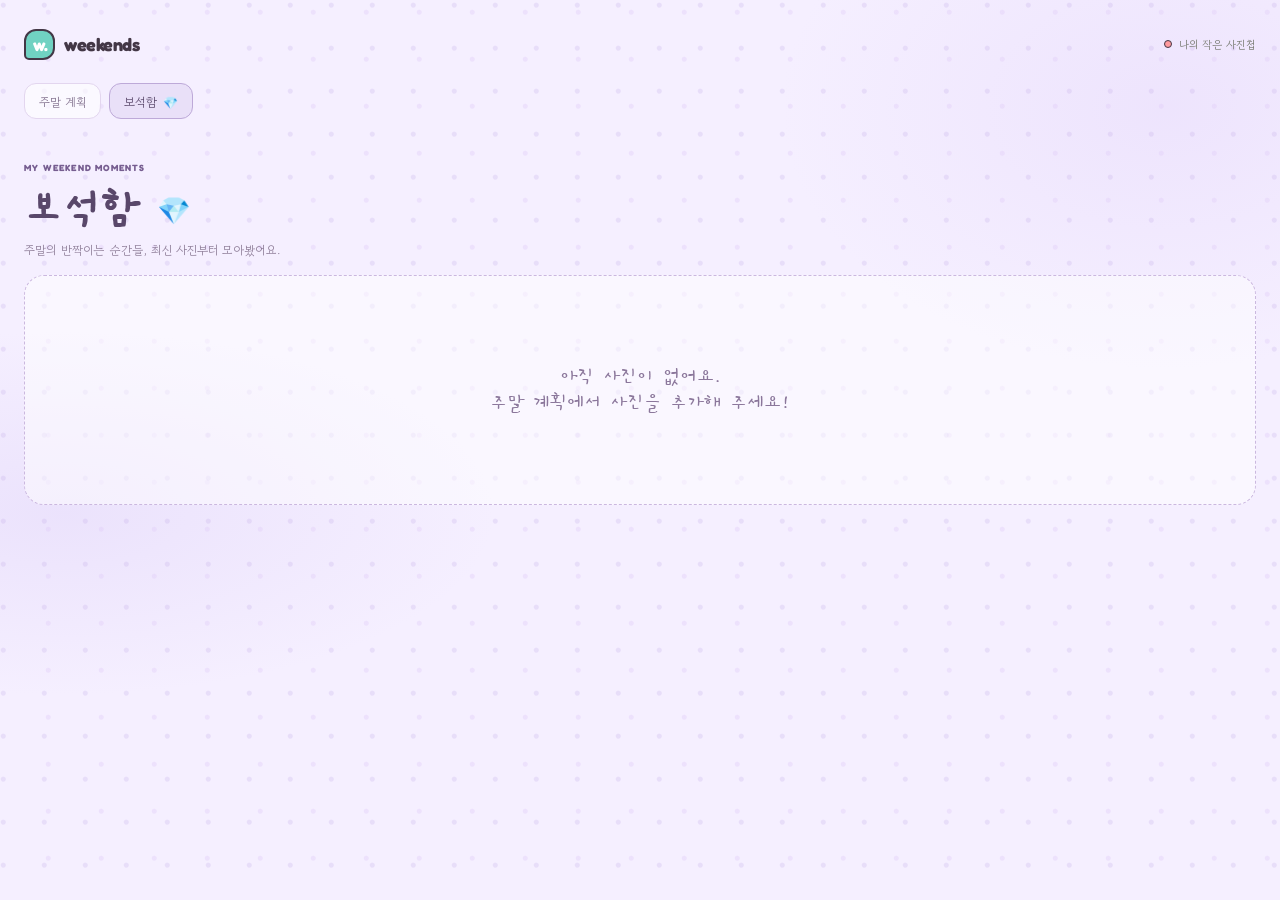
<file: gallery.html>
<!doctype html>
<html lang="ko">
  <head>
    <meta charset="UTF-8" />
    <meta name="viewport" content="width=device-width, initial-scale=1, viewport-fit=cover" />
    <meta name="theme-color" content="#f5efff" />
    <meta name="description" content="주말 계획에 담아 둔 사진을 모아 보는 보석함." />
    <link rel="manifest" href="./manifest.json" />
    <link rel="icon" href="./icon.svg" type="image/svg+xml" />
    <link rel="stylesheet" href="./styles.css" />
    <title>Weekends — 보석함</title>
  </head>
  <body>
    <main class="app-shell">
      <header class="topbar">
        <a class="brand" href="./index.html" aria-label="Weekends 홈">
          <span class="brand-mark" aria-hidden="true">w.</span>
          <span>weekends</span>
        </a>
        <span class="save-state"><span class="save-dot"></span> 나의 작은 사진첩</span>
      </header>
      <nav class="main-tabs" aria-label="주요 메뉴">
        <a class="main-tab" href="./index.html">주말 계획</a>
        <a class="main-tab" href="./gallery.html" aria-current="page">보석함 <span aria-hidden="true">💎</span></a>
      </nav>
      <section class="gallery-heading" aria-labelledby="gallery-title">
        <p class="eyebrow">MY WEEKEND MOMENTS</p>
        <h1 id="gallery-title">보석함 <span aria-hidden="true">💎</span></h1>
        <p class="gallery-caption">주말의 반짝이는 순간들, 최신 사진부터 모아봤어요.</p>
      </section>
      <section aria-label="저장한 사진">
        <div class="gallery-grid" id="gallery-grid" hidden></div>
        <div class="gallery-empty" id="gallery-empty" role="status">아직 사진이 없어요.<br />주말 계획에서 사진을 추가해 주세요!</div>
      </section>
    </main>
    <dialog class="modal lightbox-modal" id="lightbox-dialog" aria-label="원본 사진 보기">
      <button class="icon-button lightbox-close" id="lightbox-close" type="button" aria-label="닫기">×</button>
      <img class="lightbox-image" id="lightbox-image" alt="선택한 사진 원본" />
    </dialog>
    <script src="./gallery.js" defer></script>
  </body>
</html>
</file>
<file: styles.css>
@import url("https://fonts.googleapis.com/css2?family=Fredoka:wght@400;500;600;700&family=Gaegu:wght@300;400;700&family=Gowun+Dodum&display=swap");

:root {
  color-scheme: light;
  font-family: "Gowun Dodum", sans-serif;
  color: #433746;
  background: #f5efff;
  font-synthesis: none;
  text-rendering: optimizeLegibility;
  -webkit-font-smoothing: antialiased;
  --ink: #433746;
  --muted: #928597;
  --green: #36aaa2;
  --green-dark: #268d89;
  --line: #e7ddf4;
  --paper: #fffefe;
  --peach: #ffddd0;
  --lavender: #e2ddfa;
  --yellow: #fff0ad;
}

* { box-sizing: border-box; }

body {
  min-width: 320px;
  min-height: 100vh;
  margin: 0;
  background-color: #f5efff;
  background-image:
    radial-gradient(circle at 8% 12%, rgba(190, 166, 230, .24) 0 2px, transparent 3px),
    radial-gradient(circle at 91% 26%, rgba(222, 200, 247, .34) 0 2px, transparent 3px),
    radial-gradient(ellipse at 91% 12%, rgba(226, 211, 250, .4), transparent 24rem),
    radial-gradient(ellipse at 5% 57%, rgba(207, 190, 244, .26), transparent 27rem);
  background-size: 41px 43px, 53px 47px, auto, auto;
}

button, input, select { font: inherit; }
button { color: inherit; }

.app-shell {
  width: min(100% - 48px, 1240px);
  min-height: 100vh;
  margin: 0 auto;
  padding: 26px 0 24px;
  display: flex;
  flex-direction: column;
}

.topbar, .brand, .week-heading, .week-title-row, .planner-caption, .page-footer, .modal-top, .modal-actions {
  display: flex;
  align-items: center;
  justify-content: space-between;
}

.topbar { min-height: 36px; }
.brand {
  justify-content: flex-start;
  gap: 9px;
  color: var(--ink);
  text-decoration: none;
  font-family: Fredoka, "Gowun Dodum", sans-serif;
  font-size: 18px;
  font-weight: 800;
  letter-spacing: -.5px;
}

.brand-mark {
  display: grid;
  width: 31px;
  height: 31px;
  place-items: center;
  border: 2px solid #433746;
  border-radius: 12px 12px 12px 5px;
  background: #70d2c2;
  color: #fff;
  font-family: Fredoka, sans-serif;
  font-size: 17px;
  letter-spacing: -1px;
}

.save-state {
  display: flex;
  align-items: center;
  gap: 7px;
  color: #787b72;
  font-size: 11px;
}
.account-bar { display: flex; align-items: center; gap: 11px; }
.account-email { max-width: 190px; overflow: hidden; color: #786c7d; font-size: 11px; text-overflow: ellipsis; white-space: nowrap; }
.sign-out-button, .auth-mode-button {
  padding: 5px 8px;
  border: 0;
  border-radius: 8px;
  background: transparent;
  color: #766582;
  cursor: pointer;
  font-size: 11px;
}
.sign-out-button:hover, .auth-mode-button:hover { background: #eee7fb; }
.planner-content[hidden], .auth-panel[hidden] { display: none; }
.auth-panel {
  width: min(100%, 430px);
  margin: clamp(42px, 10vh, 100px) auto;
  padding: clamp(22px, 6vw, 34px);
  border: 1.5px solid #ead7e3;
  border-radius: 23px;
  background: rgba(255,254,251,.94);
  box-shadow: 0 7px 25px rgba(111, 73, 110, .08);
}
.auth-panel h1 { margin: 0; color: #59476a; font-size: clamp(27px, 7vw, 34px); }
.auth-description { margin: 10px 0 23px; color: #897b8c; font-size: 12px; line-height: 1.7; }
.auth-panel input {
  width: 100%;
  min-height: 46px;
  padding: 0 12px;
  border: 1px solid #ead7e3;
  border-radius: 12px;
  outline: none;
  background: #fffaf0;
  color: var(--ink);
  font-size: 14px;
}
.auth-panel input:focus { border-color: #6cc3b3; box-shadow: 0 0 0 3px rgba(111, 195, 179, .18); }
.auth-submit { margin-top: 21px; }
.auth-mode-button { display: block; margin: 13px auto 0; padding: 8px 12px; }
.auth-message { min-height: 20px; margin: 14px 0 0; color: #765d90; font-size: 12px; line-height: 1.6; text-align: center; }
.auth-footnote { margin: 18px 0 0; color: #9a8f9d; font-size: 10px; line-height: 1.6; text-align: center; }
.save-dot, .caption-dot { width: 8px; height: 8px; border: 1px solid #433746; border-radius: 50%; background: #ff9a9e; }

.main-tabs {
  display: flex;
  gap: 8px;
  margin-top: 21px;
}
.main-tab {
  display: inline-flex;
  min-height: 36px;
  align-items: center;
  justify-content: center;
  gap: 6px;
  padding: 0 14px;
  border: 1px solid #e3d6ef;
  border-radius: 12px;
  background: rgba(255,255,255,.62);
  color: #806f8c;
  font-size: 12px;
  text-decoration: none;
  transition: background .18s, transform .18s;
}
.main-tab:hover { background: #fff; transform: translateY(-1px); }
.main-tab[aria-current="page"] {
  border-color: #bda9d8;
  background: #e9e0f8;
  color: #574568;
  font-weight: 700;
}

.week-heading { align-items: flex-end; margin: 63px 0 25px; }
.week-copy > .eyebrow {
  margin-bottom: 12px;
  font-family: Gaegu, "Gowun Dodum", sans-serif;
  font-size: clamp(24px, 6vw, 32px);
  font-weight: 700;
  letter-spacing: 0;
  line-height: 1;
}
.week-copy > .eyebrow span { display: inline-block; font-size: .88em; vertical-align: 1px; }
.eyebrow {
  margin: 0 0 10px;
  color: #765d90;
  font-family: Fredoka, "Gowun Dodum", sans-serif;
  font-size: 9px;
  font-weight: 700;
  letter-spacing: 1.2px;
}
.week-title-row { justify-content: flex-start; gap: 10px; }
h1 {
  margin: 0;
  font-family: Gaegu, Fredoka, sans-serif;
  font-size: clamp(29px, 4vw, 38px);
  line-height: 1.2;
  letter-spacing: -1px;
  font-weight: 700;
}
h1 span {
  color: #8c748c;
  font-family: Fredoka, "Gowun Dodum", sans-serif;
  font-size: .56em;
  font-weight: 500;
  letter-spacing: -.3px;
  vertical-align: 3px;
}
.week-nav, .icon-button {
  display: inline-grid;
  width: 32px;
  height: 32px;
  padding: 0;
  place-items: center;
  border: 1.5px solid #e8c9d7;
  border-radius: 50%;
  background: #fffdf6;
  color: #825e83;
  cursor: pointer;
  font-size: 21px;
  line-height: 1;
  transition: background .18s, transform .18s;
}
.week-nav:hover, .icon-button:hover { background: #fff0ad; transform: translateY(-1px); }
.week-subtitle { margin: 10px 0 0 43px; color: #816d81; font-size: 14px; }

.add-day-button, .other-date-button, .primary-button, .secondary-button {
  display: inline-flex;
  align-items: center;
  justify-content: center;
  gap: 8px;
  min-height: 43px;
  border: 0;
  border: 1.5px solid #433746;
  border-radius: 13px 15px 12px 14px;
  cursor: pointer;
  font-size: 12px;
  font-weight: 600;
  transition: background .18s, transform .18s;
}
.add-day-button {
  padding: 0 16px;
  background: #bcf0df;
  color: #355a52;
}
.add-day-button span:first-child { font-size: 17px; font-weight: 400; }
.add-day-button:hover { background: #a7e6d3; transform: translateY(-1px); }
.week-actions { display: flex; align-items: center; gap: 8px; }
.other-date-button {
  min-height: 43px;
  padding: 0 13px;
  border-color: #cbb8df;
  background: #fffdf6;
  color: #665475;
}
.other-date-button:hover { background: #eee7fb; transform: translateY(-1px); }
.other-date-button svg {
  width: 17px;
  height: 17px;
  stroke: currentColor;
  stroke-linecap: round;
  stroke-linejoin: round;
  stroke-width: 1.5;
}

.planner { margin-top: 6px; }
.planner-caption { min-height: 37px; margin-bottom: 12px; color: #59485d; font-size: 13px; font-weight: 700; }
.planner-caption > span:first-child { display: flex; align-items: center; gap: 8px; }
.caption-dot { width: 6px; height: 6px; }
.scroll-hint { color: #998a9b; font-size: 11px; font-weight: 400; }

.days-track {
  display: grid;
  grid-template-columns: minmax(0, 1fr);
  gap: 15px;
  padding: 2px 2px 14px;
}
.day-card {
  min-width: 0;
  overflow: hidden;
  border: 1.5px solid #ead7e3;
  border-radius: 21px 19px 22px 18px;
  background: rgba(255,254,251,.94);
  box-shadow: 0 7px 25px rgba(111, 73, 110, .08);
  animation: arrive .25s ease both;
}
@keyframes arrive { from { opacity: 0; transform: translateY(5px); } to { opacity: 1; transform: translateY(0); } }
.day-header {
  min-height: 68px;
  padding: 13px 15px 11px;
  display: flex;
  align-items: center;
  justify-content: space-between;
  border-bottom: 1px dashed #e9d8e3;
}
.day-header-left { display: flex; align-items: center; gap: 11px; }
.date-number {
  display: grid;
  width: 38px;
  height: 38px;
  place-items: center;
  border: 1.5px solid #433746;
  border-radius: 14px 12px 15px 11px;
  background: #fff0ad;
  font-family: Fredoka, sans-serif;
  font-size: 16px;
  font-weight: 700;
}
.day-card.weekend-saturday .date-number { background: #ffc9b8; color: #704b50; }
.day-card.weekend-sunday .date-number { background: #c9c4fa; color: #514d7f; }
.day-title { margin: 0 0 3px; font-size: 14px; font-weight: 700; }
.day-subtitle { margin: 0; color: #907f90; font-size: 11px; }
.day-tag {
  max-width: 98px;
  overflow: hidden;
  padding: 5px 8px;
  border: 1px solid rgba(67,55,70,.15);
  border-radius: 11px 9px 11px 8px;
  background: #fff0ad;
  color: #6f5b48;
  font-size: 10px;
  text-overflow: ellipsis;
  white-space: nowrap;
}
.day-tag.leave { background: #bcf0df; color: #365b51; }
.day-tag.special { background: #e2ddfa; color: #65547e; }
.remove-day {
  width: 25px;
  height: 25px;
  margin-left: 5px;
  border: 0;
  border-radius: 8px;
  background: transparent;
  color: #9c9b91;
  cursor: pointer;
  font-size: 17px;
}
.remove-day:hover { background: #f4eeeb; color: #ab6e5f; }

.meal-grid {
  display: grid;
  grid-template-columns: repeat(3, minmax(0, 1fr));
  gap: 7px;
  padding: 9px;
}
.day-note-area {
  margin: 0 10px 10px;
  padding: 10px 3px 1px;
  border-top: 1.5px dashed #cebde5;
}
.day-note-label {
  display: block;
  margin: 0 0 4px 2px;
  color: #725d8a;
  font-family: Gaegu, "Gowun Dodum", sans-serif;
  font-size: 17px;
  font-weight: 700;
}
.day-note-input {
  width: 100%;
  min-height: 48px;
  padding: 2px 4px;
  resize: vertical;
  border: 0;
  outline: 0;
  background: transparent;
  color: #51445d;
  font-family: Gaegu, "Gowun Dodum", sans-serif;
  font-size: 17px;
  line-height: 1.5;
}
.add-note-button {
  min-height: 34px;
  padding: 0 12px;
  border: 1px dashed #bda9d8;
  border-radius: 12px;
  background: #f7f1ff;
  color: #725d8a;
  cursor: pointer;
  font-family: Gaegu, "Gowun Dodum", sans-serif;
  font-size: 15px;
  font-weight: 700;
  transition: background .18s, transform .18s;
}
.add-note-button:hover { background: #eee3ff; transform: translateY(-1px); }
.meal-card {
  position: relative;
  display: flex;
  min-width: 0;
  min-height: 233px;
  overflow: hidden;
  flex-direction: column;
  align-items: stretch;
  border: 1px solid rgba(75, 70, 53, .07);
  border-radius: 13px;
  background-color: var(--meal-tint);
  background-image: radial-gradient(rgba(67,55,70,.075) .8px, transparent 1px);
  background-size: 13px 13px;
  isolation: isolate;
}
.meal-card::after {
  position: absolute;
  z-index: -1;
  inset: 0;
  background: linear-gradient(180deg, rgba(28, 29, 24, .12), transparent 30%, rgba(28, 29, 24, .15));
  content: "";
  opacity: 0;
  pointer-events: none;
}
.meal-card.has-photo::after { opacity: 1; }
.meal-card.morning { --meal-tint: #fff0ad; }
.meal-card.lunch { --meal-tint: #ffd9ca; }
.meal-card.evening { --meal-tint: #dce8ff; }
.meal-photo {
  position: absolute;
  z-index: -2;
  inset: 0;
  width: 100%;
  height: 100%;
  object-fit: cover;
  transform: scale(var(--photo-zoom, 1));
  user-select: none;
  pointer-events: none;
}
.meal-heading {
  display: flex;
  min-height: 48px;
  flex: 0 0 auto;
  flex-direction: column;
  justify-content: center;
  gap: 2px;
  padding: 8px 8px 4px;
  color: #56475a;
}
.has-photo .meal-heading, .has-photo .plan-input, .has-photo .photo-button { color: #fff; text-shadow: 0 1px 5px rgba(0,0,0,.4); }
.meal-name { font-size: 12px; font-weight: 700; }
.meal-time { font-family: Fredoka, sans-serif; font-size: 10px; opacity: .73; }
.plan-input {
  width: 100%;
  min-width: 0;
  min-height: 83px;
  flex: 1 1 auto;
  padding: 7px 8px;
  resize: none;
  border: 0;
  outline: 0;
  background: transparent;
  color: #443847;
  font-family: Gaegu, "Gowun Dodum", sans-serif;
  font-size: 17px;
  font-weight: 700;
  line-height: 1.45;
  overflow-x: hidden;
  overflow-wrap: anywhere;
  word-break: normal;
  hyphens: none;
  white-space: pre-wrap;
  text-align: center;
}
.plan-input::placeholder { color: rgba(74, 60, 75, .56); font-size: 13px; }
.has-photo .plan-input::placeholder { color: rgba(255,255,255,.8); }
.meal-actions {
  display: flex;
  min-height: 31px;
  flex: 0 0 auto;
  align-items: center;
  justify-content: center;
  gap: 5px;
  padding: 3px 4px 6px;
}
.photo-button {
  display: inline-flex;
  min-width: 32px;
  min-height: 25px;
  align-items: center;
  justify-content: center;
  gap: 4px;
  padding: 0 6px;
  border: 0;
  border: 1px solid rgba(67,55,70,.1);
  border-radius: 9px 8px 10px 7px;
  background: rgba(255,255,255,.37);
  color: #66576c;
  cursor: pointer;
  font-size: 9px;
  white-space: nowrap;
}
.photo-button:hover { background: rgba(255,255,255,.78); }
.photo-button.remove-photo { min-width: 24px; color: #fff; }
.empty-hint { margin: 0; padding: 8px 10px 10px; color: #a0a095; font-size: 9px; }
.page-footer {
  margin-top: auto;
  padding-top: 25px;
  color: #887b8d;
  font-size: 11px;
}
.page-footer > span:first-child { font-family: Gaegu, "Gowun Dodum", sans-serif; font-size: 16px; font-weight: 700; }
.page-footer > span:first-child span { color: #ec7186; }
.page-footer > span:last-child { font-family: Fredoka, sans-serif; font-size: 9px; letter-spacing: 1.1px; }

.modal {
  width: min(100% - 28px, 440px);
  max-height: min(90vh, 760px);
  padding: 25px;
  overflow-y: auto;
  border: 1.5px solid #ecd6e3;
  border-radius: 22px;
  background: #fffefe;
  color: var(--ink);
  box-shadow: 0 24px 80px rgba(33, 34, 26, .19);
}
.modal::backdrop { background: rgba(67, 55, 70, .32); backdrop-filter: blur(3px); }
.modal-top { align-items: flex-start; margin-bottom: 22px; }
.modal-top h2 { margin: 0; font-family: Gaegu, "Gowun Dodum", sans-serif; font-size: 25px; letter-spacing: -.5px; }
.modal-top .eyebrow { margin-bottom: 8px; }
.icon-button { flex: 0 0 auto; border: 0; background: #f8e5ee; font-size: 22px; }
.field-label { display: block; margin: 15px 0 7px; color: #67546d; font-size: 13px; font-weight: 700; }
.optional { color: #a1a196; font-weight: 400; }
.modal input[type="date"], .modal input[type="text"], .modal select {
  width: 100%;
  min-height: 46px;
  padding: 0 12px;
  border: 1px solid #ead7e3;
  border-radius: 12px;
  outline: none;
  background: #fffaf0;
  color: var(--ink);
  font-size: 13px;
}
.modal input:focus, .modal select:focus { border-color: #6cc3b3; box-shadow: 0 0 0 3px rgba(111, 195, 179, .18); }
.calendar-modal { width: min(100% - 28px, 430px); }
.calendar-modal .modal-top { margin-bottom: 16px; }
.calendar-controls { display: flex; align-items: center; justify-content: space-between; gap: 10px; }
.calendar-nav {
  display: grid;
  width: 34px;
  height: 34px;
  flex: 0 0 auto;
  place-items: center;
  border: 1px solid #e8c9d7;
  border-radius: 50%;
  background: #fffdf6;
  color: #825e83;
  cursor: pointer;
  font-size: 22px;
  line-height: 1;
}
.calendar-nav:hover { background: #fff0ad; }
.month-picker-label { position: relative; color: #59476a; font-size: 17px; font-weight: 700; }
.month-picker-label input {
  position: absolute;
  inset: 0;
  width: 100%;
  height: 100%;
  opacity: 0;
  cursor: pointer;
}
.calendar-note { margin: 12px 0 10px; color: #8d7c97; font-size: 11px; }
.calendar-grid { display: grid; gap: 3px; }
.calendar-weekday, .calendar-week { display: grid; grid-template-columns: 42px repeat(7, minmax(0, 1fr)); gap: 3px; }
.calendar-weekday { align-items: center; padding-bottom: 4px; color: #95869b; font-size: 10px; text-align: center; }
.calendar-weekday span:first-child { color: #775f8d; }
.calendar-week {
  width: 100%;
  align-items: center;
  min-height: 39px;
  padding: 2px 0;
  border: 0;
  border-radius: 11px;
  background: transparent;
  color: inherit;
  cursor: pointer;
  text-align: center;
}
.calendar-week:hover, .calendar-week:focus-visible { background: #e2ddfa; outline: none; }
.calendar-week.current-week { background: #f2ecfb; }
.calendar-week[aria-pressed="true"] { box-shadow: inset 0 0 0 1px #bda9d8; }
.calendar-week-number, .calendar-day {
  display: grid;
  min-width: 0;
  height: 34px;
  padding: 0;
  place-items: center;
  border-radius: 10px;
  font-size: 12px;
}
.calendar-week-number { color: #806b94; font-family: Fredoka, sans-serif; font-size: 10px; font-weight: 700; }
.calendar-day { color: #51445d; }
.calendar-day.outside-month { color: #b6abb9; }
.calendar-day.week-start { border-radius: 10px; background: #bcf0df; color: #355a52; font-weight: 700; }
.form-note { margin: 11px 0 19px; color: #97988e; font-size: 10px; line-height: 1.6; }
.primary-button { width: 100%; padding: 0 16px; background: #39aaa0; color: white; }
.primary-button:hover { background: var(--green-dark); }
.crop-stage {
  position: relative;
  width: min(100%, 140px);
  aspect-ratio: .52;
  margin: 0 auto;
  overflow: hidden;
  border: 1.5px solid #ead7e3;
  border-radius: 16px;
  background: #fff0ad;
  cursor: grab;
  touch-action: none;
}
.crop-stage:active { cursor: grabbing; }
.crop-stage img { width: 100%; height: 100%; object-fit: cover; user-select: none; pointer-events: none; }
.crop-guide {
  position: absolute;
  right: 9px;
  bottom: 9px;
  padding: 6px 8px;
  border-radius: 7px;
  background: rgba(26, 28, 23, .53);
  color: white;
  font-size: 9px;
}
.zoom-control { display: flex; align-items: center; gap: 10px; margin-top: 17px; color: #77796f; font-size: 10px; }
.zoom-control input { min-width: 0; flex: 1; accent-color: var(--green); }
.modal-actions { gap: 9px; margin-top: 18px; }
.modal-actions button { min-height: 43px; }
.secondary-button { min-width: 78px; padding: 0 14px; background: #f8e5ee; color: #67546d; }
.secondary-button:hover { background: #f2d5e5; }
.modal-actions .primary-button { flex: 1; }
.toast {
  position: fixed;
  z-index: 20;
  right: max(18px, env(safe-area-inset-right));
  bottom: max(18px, env(safe-area-inset-bottom));
  padding: 12px 16px;
  border-radius: 11px;
  background: #514154;
  color: #fff;
  font-size: 12px;
  opacity: 0;
  pointer-events: none;
  transform: translateY(8px);
  transition: opacity .2s, transform .2s;
}
.toast.visible { opacity: 1; transform: translateY(0); }

.gallery-heading { margin-top: 43px; }
.gallery-heading h1 {
  color: #59476a;
  font-family: Gaegu, "Gowun Dodum", sans-serif;
  font-size: clamp(36px, 8vw, 48px);
}
.gallery-caption { margin: 0 0 17px; color: #8d7c97; font-size: 12px; }
.gallery-grid {
  display: grid;
  grid-template-columns: repeat(2, minmax(0, 1fr));
  gap: 12px;
}
.gallery-item {
  position: relative;
  min-width: 0;
  overflow: hidden;
  aspect-ratio: 1;
  padding: 0;
  border: 1.5px solid #e7d9ed;
  border-radius: 17px;
  background: #fff;
  box-shadow: 0 5px 16px rgba(89, 71, 106, .08);
  cursor: pointer;
  isolation: isolate;
}
.gallery-item img {
  width: 100%;
  height: 100%;
  object-fit: cover;
  transition: transform .2s;
}
.gallery-item:hover img { transform: scale(1.035); }
.gallery-date {
  position: absolute;
  z-index: 1;
  top: 9px;
  left: 9px;
  padding: 5px 9px;
  border: 1px solid rgba(67,55,70,.15);
  border-radius: 10px;
  background: rgba(255, 253, 250, .9);
  color: #59476a;
  font-family: Fredoka, "Gowun Dodum", sans-serif;
  font-size: 11px;
  font-weight: 600;
  backdrop-filter: blur(6px);
}
.gallery-empty {
  display: grid;
  min-height: 230px;
  place-items: center;
  border: 1px dashed #cbb8df;
  border-radius: 20px;
  background: rgba(255,255,255,.48);
  color: #8b779b;
  font-family: Gaegu, "Gowun Dodum", sans-serif;
  font-size: 21px;
  text-align: center;
}
.gallery-empty[hidden], .gallery-grid[hidden] { display: none; }
.gallery-error { color: #a44f65; }
.lightbox-modal {
  width: min(100% - 24px, 1120px);
  height: min(92vh, 900px);
  max-height: 92vh;
  padding: 12px;
  overflow: hidden;
  background: #302836;
}
.lightbox-modal::backdrop { background: rgba(34, 26, 40, .82); backdrop-filter: blur(5px); }
.lightbox-close {
  position: absolute;
  z-index: 2;
  top: 18px;
  right: 18px;
  border: 1px solid rgba(255,255,255,.35);
  background: rgba(48,40,54,.68);
  color: white;
}
.lightbox-image {
  display: block;
  width: 100%;
  height: 100%;
  object-fit: contain;
}

@media (min-width: 760px) {
  .days-track { grid-template-columns: minmax(0, 1fr); gap: 17px; }
  .meal-card { min-height: 280px; }
  .crop-stage { width: min(100%, 190px); aspect-ratio: .68; }
  .gallery-grid { grid-template-columns: repeat(4, minmax(0, 1fr)); gap: 16px; }
}

@media (max-width: 560px) {
  .app-shell { width: min(100% - 32px, 430px); padding-top: max(19px, env(safe-area-inset-top)); padding-bottom: max(20px, env(safe-area-inset-bottom)); }
  .account-bar { gap: 5px; }
  .account-email { max-width: 110px; font-size: 9px; }
  .save-state { gap: 4px; font-size: 9px; }
  .week-heading { align-items: flex-end; flex-wrap: wrap; row-gap: 12px; margin: 43px 0 24px; }
  .week-title-row { gap: 6px; }
  h1 { font-size: 29px; letter-spacing: -1.3px; }
  .week-nav { width: 28px; height: 28px; }
  .week-subtitle { margin-left: 34px; font-size: 11px; }
  .week-actions { gap: 5px; margin-left: auto; }
  .add-day-button, .other-date-button { min-height: 39px; gap: 5px; padding: 0 9px; font-size: 10px; }
  .other-date-button svg { width: 15px; height: 15px; }
  .calendar-weekday, .calendar-week { grid-template-columns: 36px repeat(7, minmax(0, 1fr)); gap: 1px; }
  .calendar-day, .calendar-week-number { height: 32px; font-size: 11px; }
  .planner-caption { margin-bottom: 8px; }
  .scroll-hint { font-size: 9px; }
  .days-track { grid-template-columns: minmax(0, 1fr); gap: 13px; margin-right: 0; padding-right: 2px; }
  .day-header { min-height: 62px; padding: 10px 12px; }
  .meal-grid { gap: 6px; padding: 7px; }
  .meal-card { min-height: clamp(190px, 58vw, 245px); border-radius: 11px; }
  .meal-heading { min-height: 45px; padding: 7px 6px 4px; }
  .meal-name { font-size: 12px; }
  .meal-time { font-size: 10px; }
  .plan-input { min-height: 75px; padding: 5px; font-size: 17px; }
  .meal-actions { min-height: 29px; }
  .photo-button { font-size: 10px; }
  .day-note-area { margin: 0 8px 8px; }
  .main-tabs { margin-top: 16px; }
  .gallery-heading { margin-top: 35px; }
  .gallery-grid { gap: 9px; }
  .gallery-item { border-radius: 14px; }
}

@media (prefers-reduced-motion: reduce) {
  *, *::before, *::after { scroll-behavior: auto !important; animation-duration: .01ms !important; transition-duration: .01ms !important; }
}
</file>
